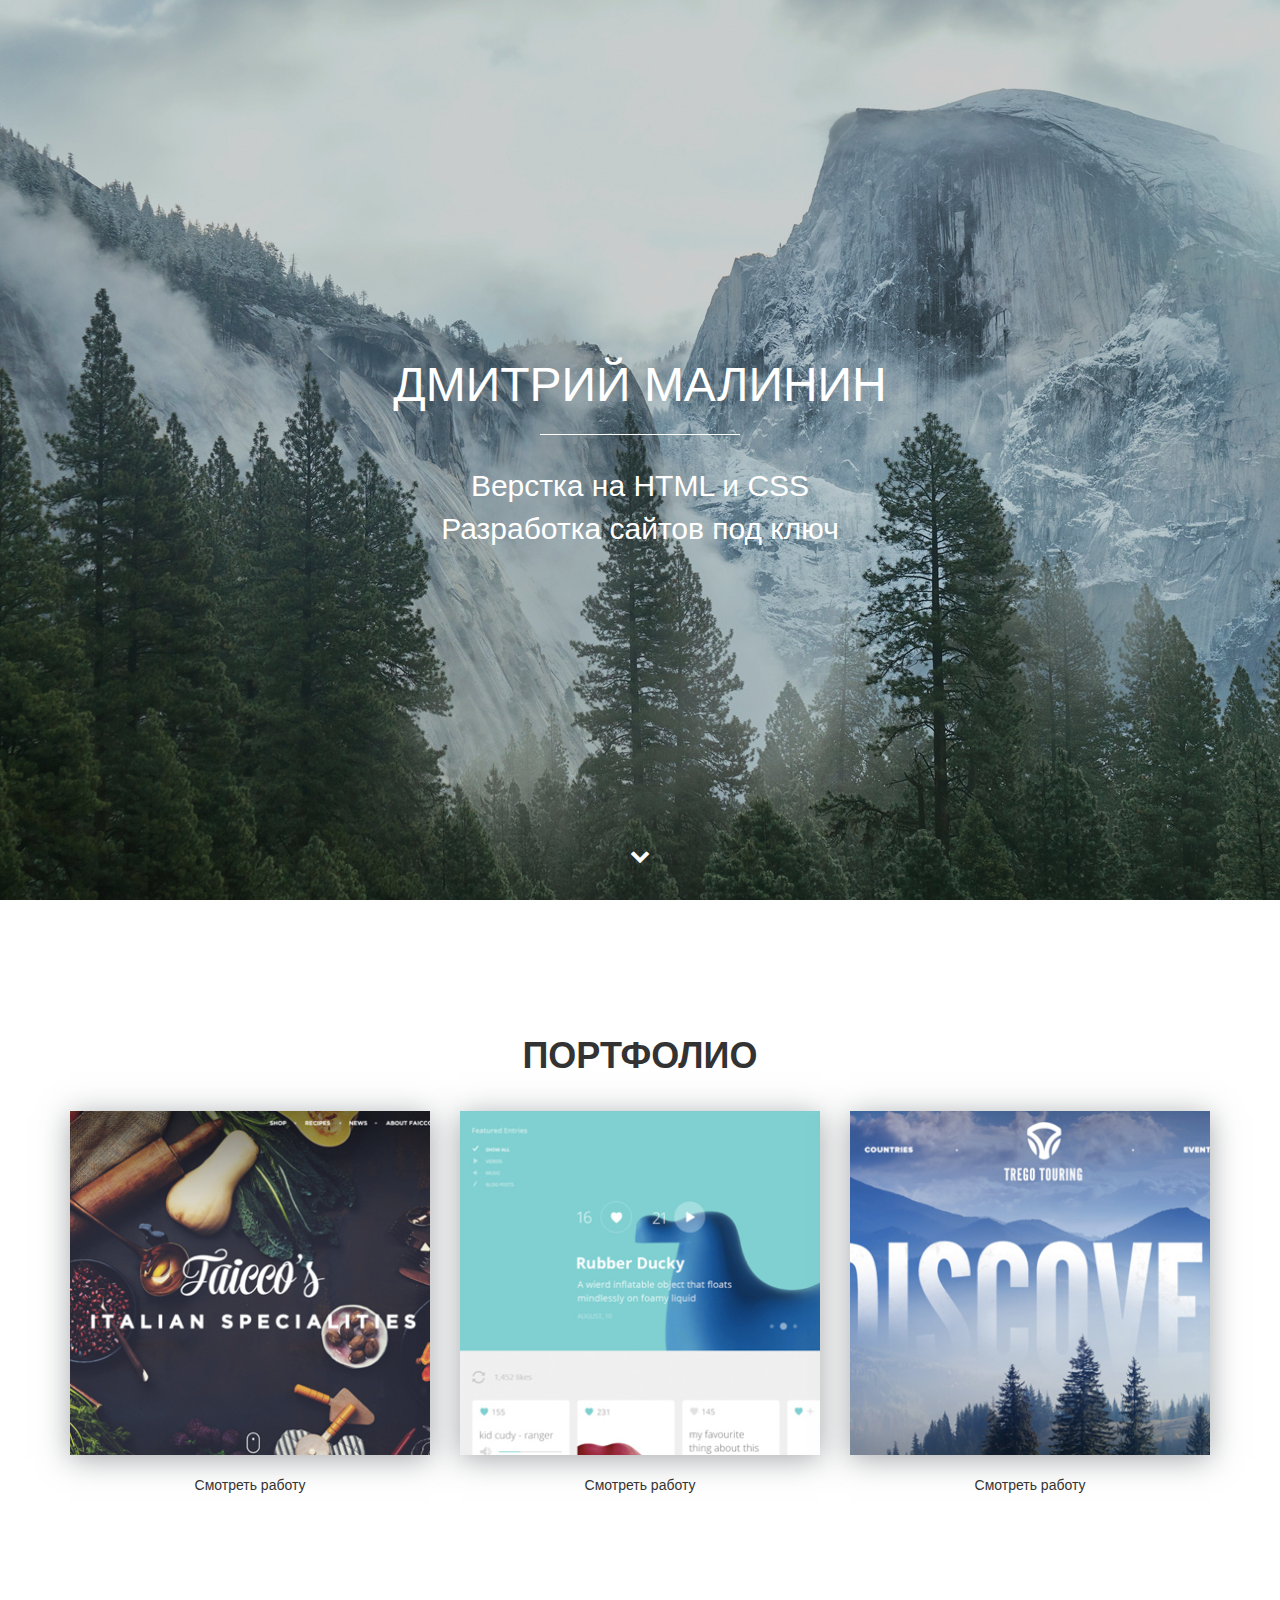
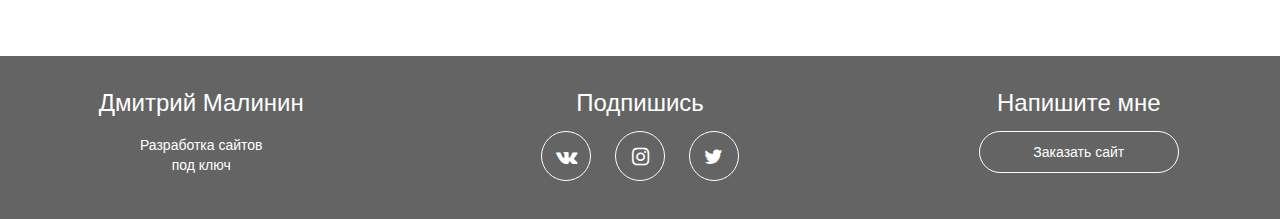
<file: index.html>
<!DOCTYPE html>
<html lang="ru">
  <head>
    <meta charset="utf-8">
    <meta http-equiv="X-UA-Compatible" content="IE=edge">
    <meta name="viewport" content="width=device-width, initial-scale=1">
    <meta property="og:url" content="">
    <meta property="og:type" content="website">
    <meta property="og:title" content="Артем Исламов - верстка сайтов на HTML и CSS">
    <meta property="og:image" content="">
    <meta property="og:description" content="Закажите разработку сайта без посредников от 5 990 рублей">
    <meta property="og:site_name" content="Портфолио верстальщика">
    <meta property="article:author" content="Артем Исламов">
    <title>Дмитрий Малинин - Портфолио</title>
    <link href="https://fonts.googleapis.com/css?family=Open+Sans:400,700&amp;subset=cyrillic" rel="stylesheet">
    <link href="css/bootstrap.min.css" rel="stylesheet">
    <link rel="stylesheet" href="css/fontello.css">
    <link rel="stylesheet" href="css/fontello-embedded.css">
    <link href="css/style.css" rel="stylesheet">
    <link rel="shortcut icon" type="image/x-icon" href="favicon.ico">
    <!--[if lt IE 9]>
      <script src="https://oss.maxcdn.com/html5shiv/3.7.3/html5shiv.min.js"></script>
      <script src="https://oss.maxcdn.com/respond/1.4.2/respond.min.js"></script>
    <![endif]-->
  </head>
  <body>

  <div class="main">
  <div class="main-overlay"></div>
  <div class="wrapper">
     <div class="main-header">
     <h1>Дмитрий Малинин</h1>
     <div class="main-line">
     </div> 
     <p>Верстка на HTML и CSS<br>Разработка сайтов под ключ</p>
   </div>  
  </div>
  <a class="main-down" href="#port"><i class="icon-down"></i></a>
  </div>
  <div id="port" class="portfolio">
    <div class="container">
      <h2 class="section-header">Портфолио</h2>
      <div class="row">
        <div class="col-md-4">
          <div class="portfolio-block">
            <img src="img/portfolio/1.jpg" alt="работа №1">
            <a data-toggle="modal" data-work='work-1' href="#work">Смотреть работу</a>
          </div>
        </div>
        <div class="col-md-4">
          <div class="portfolio-block">
            <img src="img/portfolio/2.jpg" alt="работа №2">
            <a data-toggle="modal" data-work='work-2' href="#work">Смотреть работу</a>
          </div>
        </div>
        <div class="col-md-4">
          <div class="portfolio-block">
            <img src="img/portfolio/3.jpg" alt="работа №3">
            <a data-toggle="modal" data-work='work-3' href="#work">Смотреть работу</a>
          </div>
        </div>
      </div>
    </div>
  </div>
  <div class="footer">
<div class="container">
  <div class="row">
    <div class="col-md-3">
      <strong>Дмитрий Малинин</strong>
      <p>Разработка сайтов<br> под ключ</p>
    </div>
    <div class="col-md-6">
      <strong>Подпишись</strong>
      <div class="social-link">
        <a href=""><i class="icon-vk"></i></a>
        <a href=""><i class="icon-instagram"></i></a>
        <a href=""><i class="icon-twitter"></i></a>
      </div>
    </div>
    <div class="col-md-3">
      <strong>Напишите мне</strong>
      <a href="https://vk.me/malininipx" class="offer-btn">Заказать сайт</a>
    </div>
    </div>
</div>
  </div>
  <!-- Всплывающее окно -->
 <div class="modal fade" id="work" role="dialog">
  <div class="modal-dialog" role="document">
    <div class="modal-content">
      <div class="modal-header">
        <button type="button" class="close" data-dismiss="modal" aria-label="Close"><span aria-hidden="true">&times;</span></button>
        <h4 class="modal-title">Описание проекта</h4>
      </div>
      <div class="modal-body">
       
      </div>
      </div>
  </div>
</div>
    <!-- jQuery (necessary for Bootstrap's JavaScript plugins) -->
    <script src="https://ajax.googleapis.com/ajax/libs/jquery/1.12.4/jquery.min.js"></script>
    <script src="js/bootstrap.min.js"></script>
    <script>document.write('<script src="http://' + (location.host || 'localhost').split(':')[0] + ':35729/livereload.js?snipver=1"></' + 'script>')</script>
    <script>
      $(function() {
        var link = $('a[data-toggle="modal"]');
        link.on('click', function(event) {
          var work = $(this).attr('data-work');
          var modal = $('.modal');
          modal.find('.modal-body').load(work+'.html');
        });
        });
    </script>
    
  </body>
</html>
</file>
<file: css/fontello.css>
@font-face {
  font-family: 'fontello';
  src: url('../font/fontello.eot?17033958');
  src: url('../font/fontello.eot?17033958#iefix') format('embedded-opentype'),
       url('../font/fontello.woff2?17033958') format('woff2'),
       url('../font/fontello.woff?17033958') format('woff'),
       url('../font/fontello.ttf?17033958') format('truetype'),
       url('../font/fontello.svg?17033958#fontello') format('svg');
  font-weight: normal;
  font-style: normal;
}
/* Chrome hack: SVG is rendered more smooth in Windozze. 100% magic, uncomment if you need it. */
/* Note, that will break hinting! In other OS-es font will be not as sharp as it could be */
/*
@media screen and (-webkit-min-device-pixel-ratio:0) {
  @font-face {
    font-family: 'fontello';
    src: url('../font/fontello.svg?17033958#fontello') format('svg');
  }
}
*/
 
 [class^="icon-"]:before, [class*=" icon-"]:before {
  font-family: "fontello";
  font-style: normal;
  font-weight: normal;
  speak: none;
 
  display: inline-block;
  text-decoration: inherit;
  width: 1em;
  margin-right: .2em;
  text-align: center;
  /* opacity: .8; */
 
  /* For safety - reset parent styles, that can break glyph codes*/
  font-variant: normal;
  text-transform: none;
 
  /* fix buttons height, for twitter bootstrap */
  line-height: 1em;
 
  /* Animation center compensation - margins should be symmetric */
  /* remove if not needed */
  margin-left: .2em;
 
  /* you can be more comfortable with increased icons size */
  /* font-size: 120%; */
 
  /* Font smoothing. That was taken from TWBS */
  -webkit-font-smoothing: antialiased;
  -moz-osx-font-smoothing: grayscale;
 
  /* Uncomment for 3D effect */
  /* text-shadow: 1px 1px 1px rgba(127, 127, 127, 0.3); */
}
 
.icon-down:before { content: '\e800'; } /* '' */
.icon-twitter:before { content: '\f099'; } /* '' */
.icon-instagram:before { content: '\f16d'; } /* '' */
.icon-vk:before { content: '\f189'; } /* '' */
</file>
<file: css/fontello-embedded.css>
@font-face {
  font-family: 'fontello';
  src: url('../font/fontello.eot?44555451');
  src: url('../font/fontello.eot?44555451#iefix') format('embedded-opentype'),
       url('../font/fontello.svg?44555451#fontello') format('svg');
  font-weight: normal;
  font-style: normal;
}
@font-face {
  font-family: 'fontello';
  src: url('[data-uri]') format('woff'),
       url('[data-uri]') format('truetype');
}
/* Chrome hack: SVG is rendered more smooth in Windozze. 100% magic, uncomment if you need it. */
/* Note, that will break hinting! In other OS-es font will be not as sharp as it could be */
/*
@media screen and (-webkit-min-device-pixel-ratio:0) {
  @font-face {
    font-family: 'fontello';
    src: url('../font/fontello.svg?44555451#fontello') format('svg');
  }
}
*/
 
 [class^="icon-"]:before, [class*=" icon-"]:before {
  font-family: "fontello";
  font-style: normal;
  font-weight: normal;
  speak: none;
 
  display: inline-block;
  text-decoration: inherit;
  width: 1em;
  margin-right: .2em;
  text-align: center;
  /* opacity: .8; */
 
  /* For safety - reset parent styles, that can break glyph codes*/
  font-variant: normal;
  text-transform: none;
     
  /* fix buttons height, for twitter bootstrap */
  line-height: 1em;
 
  /* Animation center compensation - margins should be symmetric */
  /* remove if not needed */
  margin-left: .2em;
 
  /* you can be more comfortable with increased icons size */
  /* font-size: 120%; */
 
  /* Uncomment for 3D effect */
  /* text-shadow: 1px 1px 1px rgba(127, 127, 127, 0.3); */
}
.icon-down:before { content: '\e800'; } /* '' */
.icon-twitter:before { content: '\f099'; } /* '' */
.icon-instagram:before { content: '\f16d'; } /* '' */
.icon-vk:before { content: '\f189'; } /* '' */
</file>
<file: css/style.css>
body {
	font-family: 'OpenSans', sans-serif;
}
html {
	font-size: 10px;
}
a:active, a:visited, a:focus {
	outline: none;
	text-decoration: none;
}
.wrapper {
	display:table-cell;
	vertical-align:middle;
}
.main {
	position: relative;
	display: table;
	width: 100%;
	text-align: center;
	color: #fff;
	height: 100vh;
	background: #000 url(../img/main-bg.jpg) center center no-repeat;
}
.main h1 {
	margin-bottom: 1.4rem;
	font-weight: 300;
	text-transform: uppercase;
	font-size: 4.8rem;
}
.main p {
	font-size: 3rem;
}
.main-line {
	width: 200px;
	height: 1px;
	background-color: #fff;
	margin: 0 auto;
}
.main-header {
	position: relative;
	z-index: 2;
}
.main-overlay {
	position: absolute;
	width: 100%;
	z-index: 1;
	height: 100%;
	background-color: rgba(0,0,0,0.2);
}
.main-down {
	position: absolute;
	bottom: 2rem;
	display: inline-block;
	font-size: 2rem;
	width: 50px;
	height: 50px;
	border-radius: 50%;
	border: 1px solid transparent;
	line-height: 50px;
	left: 50%;
	margin-left: -25px;
	color: #fff;
	z-index: 4;
	transition: 0.2s;
}
.main-down:hover {
	color: #fff;
	border-color: #fff;
}
.main-down:after {
	color: #fff;
	border-color: #fff;
}
/*Портфолио*/
.portfolio {
	padding: 10rem 0px;
	text-align: center;
}
.section-header {
	text-transform: uppercase;
	font-weight: 800;
	text-align: center;
	font-size: 3.6rem;
}
.portfolio img {
	width: 100%;
	max-width: 360px;
	box-shadow: 0px 4px 29px 0px rgba(87, 92, 97, 0.54);
}
.portfolio a {
	display: block;
	margin: 2rem auto 6rem;
	color: #333;
	width: 17rem;
	border-bottom: 1px solid transparent;
}
.portfolio a:hover {
	text-decoration: none;
	border-bottom: 1px dotted #333;
}

/*Подвал*/
.footer {
	background-color: #646464;
	text-align: center;
	color: #fff;
	padding: 3rem 0px;
}
.footer strong {
	font-weight: 300;
	font-size: 2.4rem;
}
.social-link {
	margin-top: 1rem;
}
.social-link a {
	width: 5rem;
	height: 5rem;
	line-height: 50px;
	display: inline-block;
	color: #fff;
	border: solid 1px #fff;
	border-radius: 50%;
	margin-left: 1rem;
	margin-right: 1rem;
	font-size: 2rem;
}
.social-link a:hover {
	background-color: #fff;
	color: #646464;
	transition: 0.2s;
}
.offer-btn {
	display: block;
	width: 80%;
	max-width: 200px;
	margin: 1rem auto;
	border: 1px solid #fff;
	padding-top: 1rem;
	padding-bottom: 1rem;
	color: #fff;
	border-radius: 100px;
	transition: 0.2s;
}
.offer-btn:hover {
	background-color: #fff;
	color: #646464;
	text-decoration: none;
}
.modal img {
	width: 100%
}
.modal-title {
	font-weight: 800;
	font-size: 2rem;
}
.close {
	background-color: transparent;
	border: none;
	font-size: 2rem;
	position: absolute;
	right: 2rem;
	top: 1rem;
}
.modal-btn {
	display: inline-block;
	color: #333;
	border: 1px solid #333;
	padding: 10px 20px;
	border-radius: 5px;
}
.modal-btn:hover {
	background-color: #333;
	color: #fff;
	text-decoration: none;
}
@media (min-width: 0px) and (max-width: 767px) {
 html {
 	font-size: 7px;
 }
.footer strong {
	margin: 3rem 0 2rem;
	display: inline-block;
}
.social-link a {
	font-size: 1.5rem;
	line-height: 35px;
}
}

@media (min-width: 768px) and (max-width: 991px) {
	.footer strong {
	margin: 3rem 0 2rem;
	display: inline-block;
}
}
</file>
